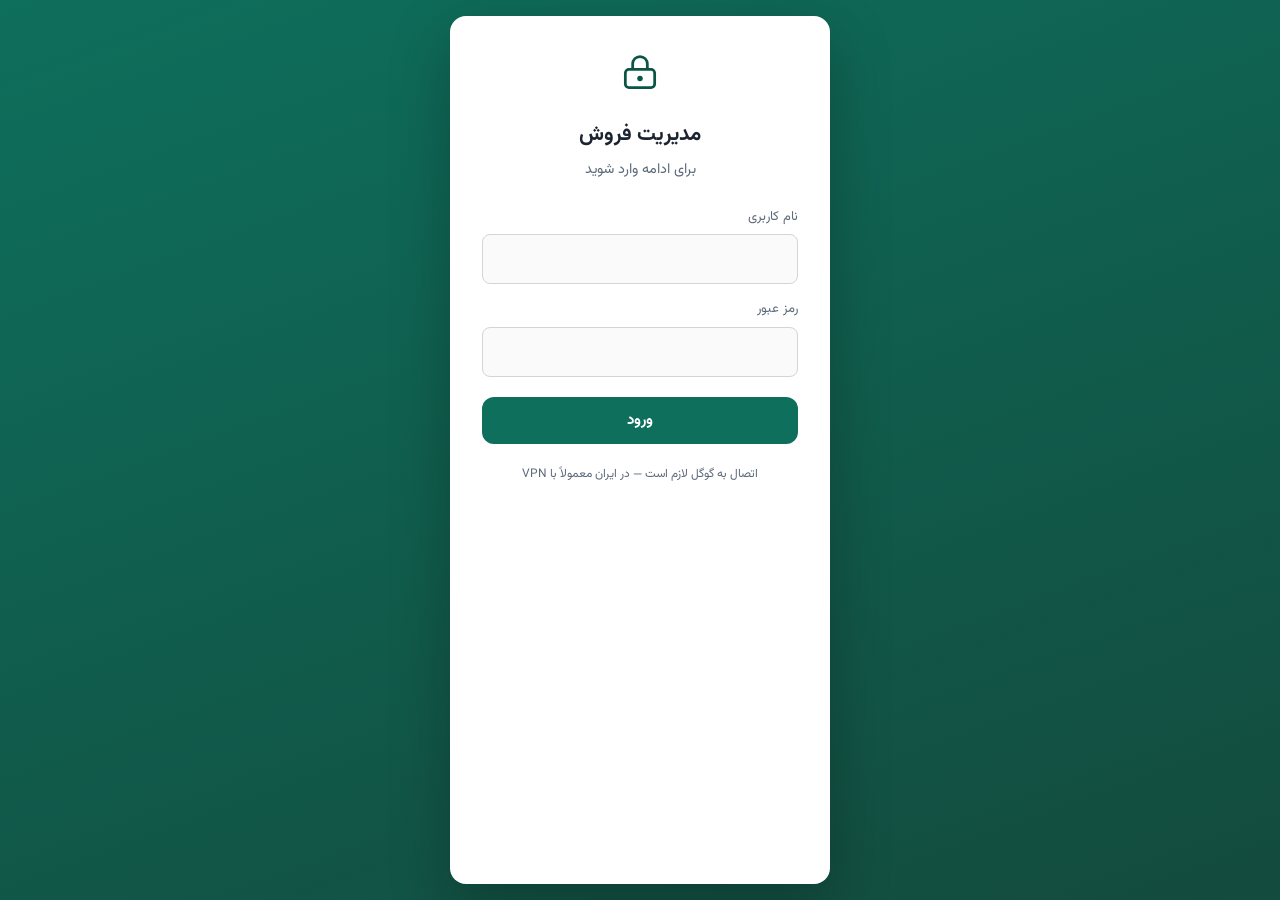
<file: index.html>
<!DOCTYPE html>
<html lang="fa" dir="rtl">
<head>
  <meta charset="UTF-8">
  <meta name="viewport" content="width=device-width, initial-scale=1">
  <meta http-equiv="refresh" content="0; url=dashboard.html">
  <title>مدیریت فروش</title>
  <link rel="icon" href="favicon.svg" type="image/svg+xml">
  <script>try { location.replace('dashboard.html'); } catch (e) { location.href = 'dashboard.html'; }</script>
</head>
<body>
  <p style="font-family: Tahoma, sans-serif; text-align: center; margin-top: 40vh;">
    در حال رفتن به داشبورد… اگر منتقل نشدید
    <a href="dashboard.html">اینجا کلیک کنید</a>.
  </p>
</body>
</html>
</file>
<file: style.css>
:root {
  --bg: #f6f7f9;
  --surface: #ffffff;
  --text: #1c2430;
  --muted: #5c6a7a;
  --border: #dde3ea;
  --accent: #0e6f5c;
  --accent-dark: #0a5546;
  --accent-soft: #e3f2ee;
  --danger: #b3382c;
  --danger-soft: #fbe9e7;
  --radius: 14px;
}

* { box-sizing: border-box; }

@font-face {
  font-family: "Vazirmatn";
  src: url("fonts/Vazirmatn-Regular.ttf");
  font-weight: 400;
  font-display: swap;
}
@font-face {
  font-family: "Vazirmatn";
  src: url("fonts/Vazirmatn-Bold.ttf");
  font-weight: 700;
  font-display: swap;
}

body {
  margin: 0;
  font-family: "Vazirmatn", Tahoma, sans-serif;
  background: var(--bg);
  color: var(--text);
  line-height: 1.8;
  min-height: 100vh;
  display: flex;
  flex-direction: column;
}

.container {
  width: 100%;
  max-width: 760px;
  margin-inline: auto;
  padding-inline: 20px;
}

/* هدر */
.site-header {
  background: var(--surface);
  border-bottom: 1px solid var(--border);
}
.header-inner {
  display: flex;
  align-items: center;
  justify-content: space-between;
  height: 60px;
}
.brand {
  font-weight: 700;
  font-size: 18px;
  color: var(--accent);
  text-decoration: none;
}
.nav { display: flex; gap: 8px; }
.nav a {
  text-decoration: none;
  color: var(--muted);
  padding: 6px 14px;
  border-radius: 999px;
  font-size: 14px;
  transition: background 0.15s, color 0.15s;
}
.nav a:hover { background: var(--bg); color: var(--text); }
.nav a.active { background: var(--accent-soft); color: var(--accent-dark); font-weight: 700; }
.nav a:focus-visible { outline: 2px solid var(--accent); outline-offset: 2px; }

/* بخش اصلی */
main { flex: 1; padding-block: 40px 56px; }
.upload-section h1 {
  font-size: 26px;
  margin: 0 0 6px;
}
.hint { color: var(--muted); font-size: 14px; margin: 0 0 24px; }

/* ناحیه‌ی آپلود */
.dropzone {
  background: var(--surface);
  border: 2px dashed var(--border);
  border-radius: var(--radius);
  padding: 48px 24px;
  text-align: center;
  cursor: pointer;
  transition: border-color 0.15s, background 0.15s;
}
.dropzone:hover, .dropzone:focus-visible, .dropzone.dragover {
  border-color: var(--accent);
  background: var(--accent-soft);
}
.dropzone:focus-visible { outline: 2px solid var(--accent); outline-offset: 2px; }
.dz-icon {
  width: 48px; height: 48px;
  color: var(--accent);
  margin-bottom: 8px;
}
.dz-title { font-size: 17px; font-weight: 700; margin: 0; }
.dz-sub { color: var(--muted); font-size: 14px; margin: 4px 0 0; }
.dz-sub .link { color: var(--accent-dark); text-decoration: underline; }

/* چیپ فایل انتخاب‌شده */
.file-chip {
  margin-top: 20px;
  background: var(--surface);
  border: 1px solid var(--border);
  border-radius: var(--radius);
  padding: 14px 16px;
  display: flex;
  align-items: center;
  gap: 12px;
}
.file-chip > svg { width: 28px; height: 28px; color: var(--accent); flex-shrink: 0; }
.chip-info { display: flex; flex-direction: column; flex: 1; min-width: 0; }
.chip-name { font-weight: 700; font-size: 14px; overflow: hidden; text-overflow: ellipsis; white-space: nowrap; }
.chip-size { color: var(--muted); font-size: 12px; }
.chip-remove {
  border: none;
  background: var(--bg);
  color: var(--muted);
  width: 30px; height: 30px;
  border-radius: 50%;
  font-size: 18px;
  cursor: pointer;
  flex-shrink: 0;
}
.chip-remove:hover { background: var(--danger-soft); color: var(--danger); }

/* پیام‌ها */
.msg {
  margin-top: 16px;
  padding: 12px 16px;
  border-radius: 10px;
  font-size: 14px;
}
.msg.error { background: var(--danger-soft); color: var(--danger); }
.msg.success { background: var(--accent-soft); color: var(--accent-dark); }

/* دکمه */
.btn {
  font-family: inherit;
  font-size: 15px;
  font-weight: 700;
  border: none;
  border-radius: 12px;
  padding: 12px 28px;
  cursor: pointer;
  margin-top: 24px;
  transition: background 0.15s;
}
.btn.primary { background: var(--accent); color: #fff; }
.btn.primary:hover:not(:disabled) { background: var(--accent-dark); }
.btn.primary:disabled { background: #c4ccd4; cursor: not-allowed; }
.btn:focus-visible { outline: 3px solid var(--accent-soft); outline-offset: 2px; }
.btn.danger-outline {
  background: var(--surface);
  color: var(--danger);
  border: 1px solid var(--danger);
}
.btn.danger-outline:hover { background: var(--danger-soft); }

/* هدر صفحه‌ی نمایش */
.view-header {
  display: flex;
  align-items: center;
  justify-content: space-between;
  flex-wrap: wrap;
  gap: 12px;
  margin-bottom: 20px;
}
.view-header h1 { font-size: 22px; margin: 0; }
.badge {
  background: var(--accent-soft);
  color: var(--accent-dark);
  font-size: 13px;
  font-weight: 700;
  padding: 4px 12px;
  border-radius: 999px;
}
.toolbar { display: flex; gap: 10px; flex-wrap: wrap; margin-bottom: 16px; }
.toolbar .search {
  flex: 1;
  min-width: 200px;
  font-family: inherit;
  font-size: 14px;
  padding: 10px 14px;
  border: 1px solid var(--border);
  border-radius: 10px;
  background: var(--surface);
  color: var(--text);
}
.toolbar .search:focus { outline: 2px solid var(--accent); border-color: transparent; }

/* جدول */
.table-wrap {
  background: var(--surface);
  border: 1px solid var(--border);
  border-radius: var(--radius);
  overflow: auto;
  max-height: 65vh;
}
table {
  width: 100%;
  border-collapse: collapse;
  font-size: 14px;
}
thead th {
  position: sticky;
  top: 0;
  background: var(--accent-dark);
  color: #fff;
  padding: 12px 14px;
  text-align: start;
  font-weight: 700;
  white-space: nowrap;
  z-index: 1;
}
tbody td {
  padding: 10px 14px;
  border-top: 1px solid var(--border);
  white-space: nowrap;
}
tbody tr:nth-child(even) { background: #fafbfc; }
tbody tr:hover { background: var(--accent-soft); }
td.num { text-align: start; font-variant-numeric: tabular-nums; }

/* حالت خالی و صفحه‌ی خالی */
.empty {
  background: var(--surface);
  border: 1px dashed var(--border);
  border-radius: var(--radius);
  padding: 56px 24px;
  text-align: center;
  color: var(--muted);
}
.empty strong { display: block; font-size: 17px; color: var(--text); margin-bottom: 6px; }

/* فوتر */
.site-footer {
  border-top: 1px solid var(--border);
  padding-block: 16px;
  color: var(--muted);
  font-size: 13px;
  text-align: center;
}

@media (max-width: 480px) {
  .upload-section h1 { font-size: 21px; }
  .dropzone { padding: 36px 16px; }
  .btn { width: 100%; }
}

/* دکمه‌های انتشار و توکن مدیر */
.actions-row { display: flex; gap: 12px; flex-wrap: wrap; }
.btn.publish {
  background: var(--surface);
  color: var(--accent-dark);
  border: 2px solid var(--accent);
}
.btn.publish:hover:not(:disabled) { background: var(--accent-soft); }
.btn.publish:disabled { border-color: #c4ccd4; color: #8a95a1; background: var(--surface); }
.btn.small { font-size: 13px; padding: 8px 18px; margin-top: 0; }
.publish-hint { color: var(--muted); font-size: 13px; margin: 12px 0 0; }
.token-box {
  margin-top: 20px;
  background: var(--surface);
  border: 1px solid var(--border);
  border-radius: var(--radius);
  padding: 12px 16px;
}
.token-box summary { cursor: pointer; font-weight: 700; font-size: 14px; color: var(--muted); }
.token-inner { display: flex; gap: 10px; flex-wrap: wrap; align-items: center; margin-top: 12px; }
.token-input {
  flex: 1; min-width: 220px;
  font-family: inherit; font-size: 13px;
  padding: 10px 14px;
  border: 1px solid var(--border); border-radius: 10px;
  background: var(--bg); color: var(--text);
  direction: ltr; text-align: left;
}
.token-input:focus { outline: 2px solid var(--accent); border-color: transparent; }
.token-status { font-size: 13px; margin: 8px 0 0; width: 100%; }
.file-meta { color: var(--muted); font-size: 13px; margin: 2px 0 0; }

/* ---------- جدول نگاشت شیت‌ها ---------- */
.mapping-box {
  margin-top: 20px;
  padding: 16px;
  border: 1px solid var(--border);
  border-radius: var(--radius);
  background: var(--surface);
}
.mapping-title {
  margin-bottom: 10px;
  font-size: 14px;
  font-weight: 700;
  color: var(--text);
}
.mapping-wrap { border: 1px solid var(--border); border-radius: 10px; }
.mapping-table {
  width: 100%;
  border-collapse: collapse;
  font-size: 13px;
}
.mapping-table th {
  padding: 10px 8px;
  border-bottom: 2px solid var(--border);
  background: var(--bg);
  color: var(--text);
  font-weight: 700;
  text-align: center;
  white-space: nowrap;
}
.mapping-table td {
  padding: 10px 8px;
  border-bottom: 1px solid var(--border);
  text-align: center;
  vertical-align: middle;
}
.mapping-table select {
  width: 100%;
  max-width: 190px;
  height: 36px;
  padding: 0 8px;
  border: 1px solid var(--border);
  border-radius: 8px;
  background: var(--surface);
  font-family: inherit;
  font-size: 13px;
  color: var(--text);
  cursor: pointer;
}
.sheet-name {
  font-weight: 700;
  color: var(--text);
  direction: ltr;
  display: inline-block;
}
.auto-badge {
  display: inline-block;
  margin-right: 6px;
  padding: 2px 8px;
  border-radius: 6px;
  background: var(--accent-soft);
  color: var(--accent-dark);
  font-size: 11px;
  font-weight: 700;
}
.row-status {
  font-size: 12px;
  font-weight: 600;
  line-height: 1.7;
  color: var(--muted);
}
.row-status.running { color: #1d4ed8; }
.row-status.success { color: #15803d; }
.row-status.error { color: var(--danger); }
.row-err { color: var(--danger); font-weight: 700; }

/* ---------- تب‌های شیت در صفحه‌ی نمایش ---------- */
.sheet-tabs {
  display: flex;
  flex-wrap: wrap;
  gap: 8px;
  margin-bottom: 16px;
}
.sheet-tab {
  padding: 8px 16px;
  border: 1px solid var(--border);
  border-radius: 999px;
  background: var(--surface);
  color: var(--muted);
  font-family: inherit;
  font-size: 13px;
  font-weight: 600;
  cursor: pointer;
  transition: background .15s, color .15s, border-color .15s;
}
.sheet-tab:hover { background: var(--bg); color: var(--text); }
.sheet-tab.active {
  background: var(--accent);
  border-color: var(--accent);
  color: #fff;
}
.sheet-tab .tab-count {
  display: inline-block;
  margin-right: 4px;
  font-size: 11px;
  opacity: .85;
}

/* دکمه‌ی دانلود فایل نمونه */
.sample-link {
  display: inline-flex;
  align-items: center;
  gap: 0.4rem;
  text-decoration: none;
  margin-bottom: 1.2rem;
}
.sample-link svg { width: 1rem; height: 1rem; }

/* ============================================================
   لاگین
   ============================================================ */
.auth-page {
  min-height: 100vh;
  display: flex;
  align-items: center;
  justify-content: center;
  background: linear-gradient(160deg, var(--accent, #1f6e5c) 0%, #134b3e 100%);
  padding: 1rem;
}
.auth-card {
  background: #fff;
  border-radius: 16px;
  box-shadow: 0 20px 60px rgba(0,0,0,.25);
  padding: 2.2rem 2rem;
  width: 100%;
  max-width: 380px;
  text-align: center;
}
.auth-logo { width: 44px; height: 44px; color: var(--accent-dark, #14523f); }
.auth-card h1 { font-size: 1.3rem; margin: .6rem 0 .2rem; }
.auth-sub { color: var(--muted, #6b7280); font-size: .9rem; margin: 0 0 1.4rem; }
.auth-card form { text-align: right; }
.field { display: block; margin-bottom: .9rem; }
.field span { display: block; font-size: .82rem; color: var(--muted, #6b7280); margin-bottom: .3rem; }
.field input {
  width: 100%;
  box-sizing: border-box;
  padding: .6rem .75rem;
  border: 1px solid #d1d5db;
  border-radius: 8px;
  font: inherit;
  background: #fafafa;
}
.field input:focus { outline: 2px solid var(--accent, #1f6e5c); outline-offset: 1px; background: #fff; }
.auth-btn { width: 100%; margin-top: .4rem; }
.auth-foot { font-size: .75rem; color: var(--muted, #6b7280); margin-top: 1.2rem; }

/* ============================================================
   هدر و ناوبری
   ============================================================ */
.header-nav { display: flex; align-items: center; gap: 1rem; flex-wrap: wrap; }
.header-nav a { color: inherit; text-decoration: none; font-size: .9rem; opacity: .85; }
.header-nav a.active, .header-nav a:hover { opacity: 1; font-weight: 700; }
.logout-btn {
  background: none;
  border: 1px solid currentColor;
  border-radius: 8px;
  color: inherit;
  font: inherit;
  font-size: .82rem;
  padding: .25rem .8rem;
  cursor: pointer;
  opacity: .8;
}
.logout-btn:hover { opacity: 1; }

/* ============================================================
   مودال و فرم کاربر
   ============================================================ */
.modal-backdrop {
  position: fixed;
  inset: 0;
  background: rgba(15,23,42,.45);
  display: flex;
  align-items: center;
  justify-content: center;
  z-index: 50;
  padding: 1rem;
}
.modal {
  background: #fff;
  border-radius: 14px;
  padding: 1.6rem;
  width: 100%;
  max-width: 440px;
  max-height: 90vh;
  overflow: auto;
  box-shadow: 0 24px 70px rgba(0,0,0,.3);
}
.modal h2 { margin: 0 0 1rem; font-size: 1.05rem; }
.perm-group {
  border: 1px solid #e5e7eb;
  border-radius: 10px;
  padding: .8rem 1rem;
  margin: 1rem 0;
  display: grid;
  gap: .5rem;
}
.perm-group legend { font-size: .82rem; color: var(--muted, #6b7280); padding: 0 .4rem; }
.check { display: flex; align-items: center; gap: .5rem; font-size: .9rem; cursor: pointer; }
.check input { accent-color: var(--accent, #1f6e5c); width: 1rem; height: 1rem; }
.modal-actions { margin-top: 1rem; }

.modal-backdrop[hidden] { display: none !important; }

/* نشان‌های دسترسی در جدول کاربران */
.perm {
  display: inline-block;
  font-size: .72rem;
  padding: .15rem .55rem;
  border-radius: 999px;
  font-weight: 700;
}
.perm.on { background: #e7f5ef; color: var(--accent-dark, #14523f); }
.perm.off { background: #f3f4f6; color: #9ca3af; }
.btn.danger { background: #fee2e2; color: #b91c1c; border-color: #fecaca; }
.btn.danger:hover { background: #fecaca; }
.mono { font-family: monospace; font-size: .9rem; }

/* ============================================================
   داشبورد و کاشی‌ها
   ============================================================ */
.welcome h1 { font-size: 1.4rem; margin: 0 0 .3rem; }
.section-label {
  font-size: .95rem;
  color: var(--muted, #6b7280);
  margin: 1.6rem 0 .8rem;
  font-weight: 700;
}
.tiles {
  display: grid;
  grid-template-columns: repeat(auto-fill, minmax(180px, 1fr));
  gap: 1rem;
}
.tile {
  --tile-color: #1f6e5c;
  display: flex;
  flex-direction: column;
  align-items: center;
  gap: .4rem;
  background: #fff;
  border: 1px solid #e5e7eb;
  border-top: 4px solid var(--tile-color);
  border-radius: 14px;
  padding: 1.4rem 1rem 1.2rem;
  text-align: center;
  text-decoration: none;
  color: inherit;
  transition: transform .15s ease, box-shadow .15s ease;
}
.tile:hover {
  transform: translateY(-3px);
  box-shadow: 0 10px 25px rgba(0,0,0,.08);
}
.tile-icon { font-size: 2rem; line-height: 1; }
.tile-title { font-weight: 700; font-size: .95rem; }
.tile-sub { font-size: .75rem; color: var(--muted, #6b7280); }
.tile.sys { border-top-width: 3px; }
.tile.sec { border-top-width: 3px; }

/* ============================================================
   هدر صفحه‌ی برنامه
   ============================================================ */
.app-hero {
  display: flex;
  align-items: center;
  gap: 1rem;
  background: #fff;
  border: 1px solid #e5e7eb;
  border-radius: 14px;
  padding: 1.2rem 1.4rem;
  margin-bottom: 1rem;
}
.app-hero-icon { font-size: 2.4rem; line-height: 1; }
.app-hero h1 { margin: 0; font-size: 1.2rem; }
.app-hero .hint { margin: .2rem 0 0; }

/* ============================================================
   دسترسی برنامه‌ها در فرم کاربر
   ============================================================ */
.app-perm {
  border: 1px solid #e5e7eb;
  border-radius: 10px;
  padding: .6rem .8rem;
  margin-top: .6rem;
}
.app-head { font-size: .95rem; }
.app-emoji { font-size: 1.1rem; }
.app-secs {
  display: grid;
  grid-template-columns: repeat(auto-fill, minmax(150px, 1fr));
  gap: .35rem .8rem;
  margin: .5rem 0 .2rem 1.2rem;
  padding-top: .5rem;
  border-top: 1px dashed #e5e7eb;
}
.check.sub { font-size: .82rem; color: #374151; }
.apps-cell { display: flex; flex-wrap: wrap; gap: .25rem; max-width: 260px; }

/* ---------- تب‌های دیتاست (صفحه‌ی برنامه‌ها) ---------- */
.tabs { display: flex; gap: 8px; flex-wrap: wrap; margin-bottom: 20px; }
.tab {
  border: 1px solid #d7dee6; background: #fff; color: var(--text);
  padding: 10px 16px; border-radius: 10px; cursor: pointer;
  font: inherit; font-size: 14px; font-weight: 700;
}
.tab:hover { background: var(--bg); }
.tab.active { background: var(--accent); border-color: var(--accent); color: #fff; }
.key-row { display: flex; gap: 10px; align-items: center; flex-wrap: wrap; margin: 12px 0; }
.key-row label { font-size: 14px; font-weight: 700; color: var(--muted); }
.key-row select { max-width: 240px; }

/* ---------- چیپ‌های آمار گزارش نهایی ---------- */
.stat-chips { display: flex; gap: 10px; flex-wrap: wrap; margin: 12px 0; }
.stat-chip { background: var(--bg); border: 1px solid var(--border); border-radius: 10px; padding: 8px 16px; font-size: 13px; color: var(--muted); }
.stat-chip b { display: block; font-size: 17px; color: var(--text); margin-top: 2px; }

/* ---------- بج فعال/غیرفعال و جدول گزارش نهایی ---------- */
.badge-yes, .badge-no {
  display: inline-block; padding: 2px 12px; border-radius: 999px;
  font-size: 12px; font-weight: 700; white-space: nowrap;
}
.badge-yes { background: #d1fae5; color: #047857; }
.badge-no { background: #fee2e2; color: #b91c1c; }
#final-table tbody tr:nth-child(even) { background: #f8fafc; }
#final-table tbody tr:hover { background: #eef2ff; }
#final-table td { white-space: normal; max-width: 320px; }
.tile.special { border: 2px solid #8b5cf6; }
.tile.special .tile-icon { color: #8b5cf6; }
</file>
